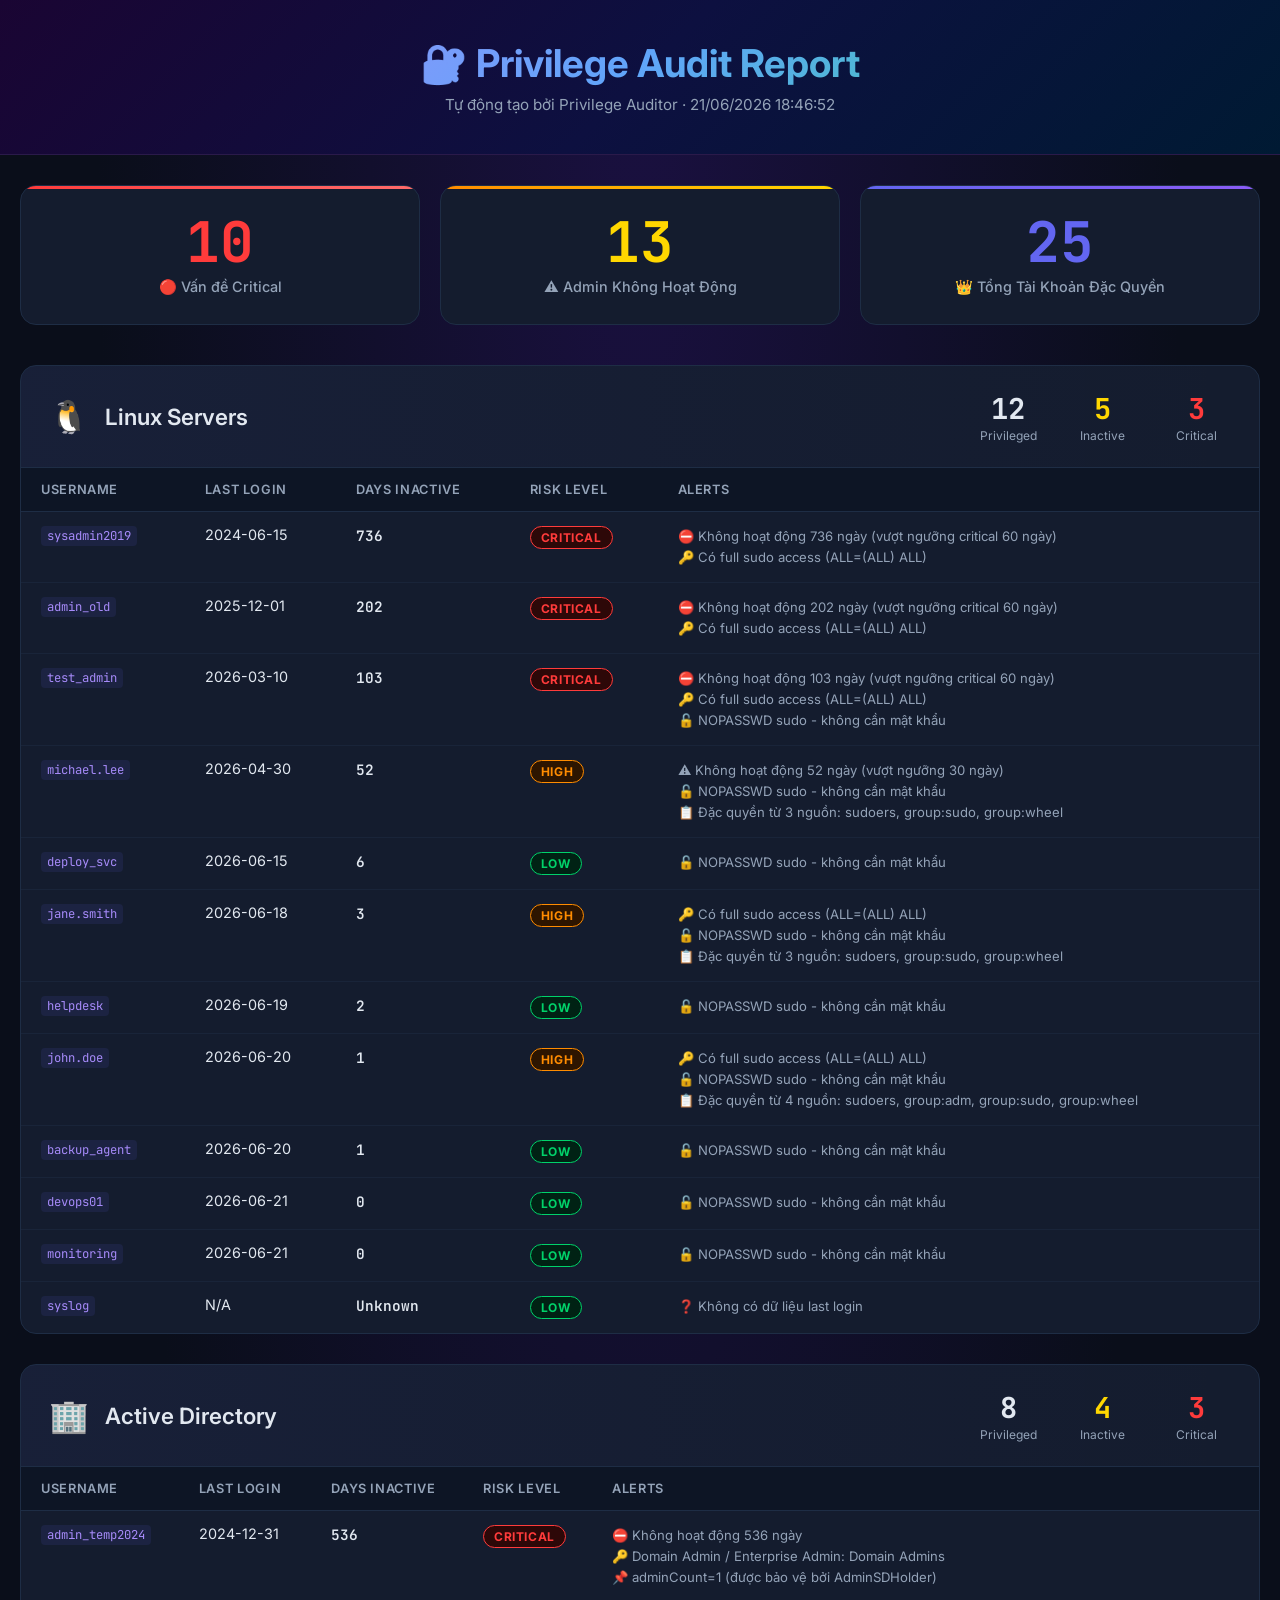
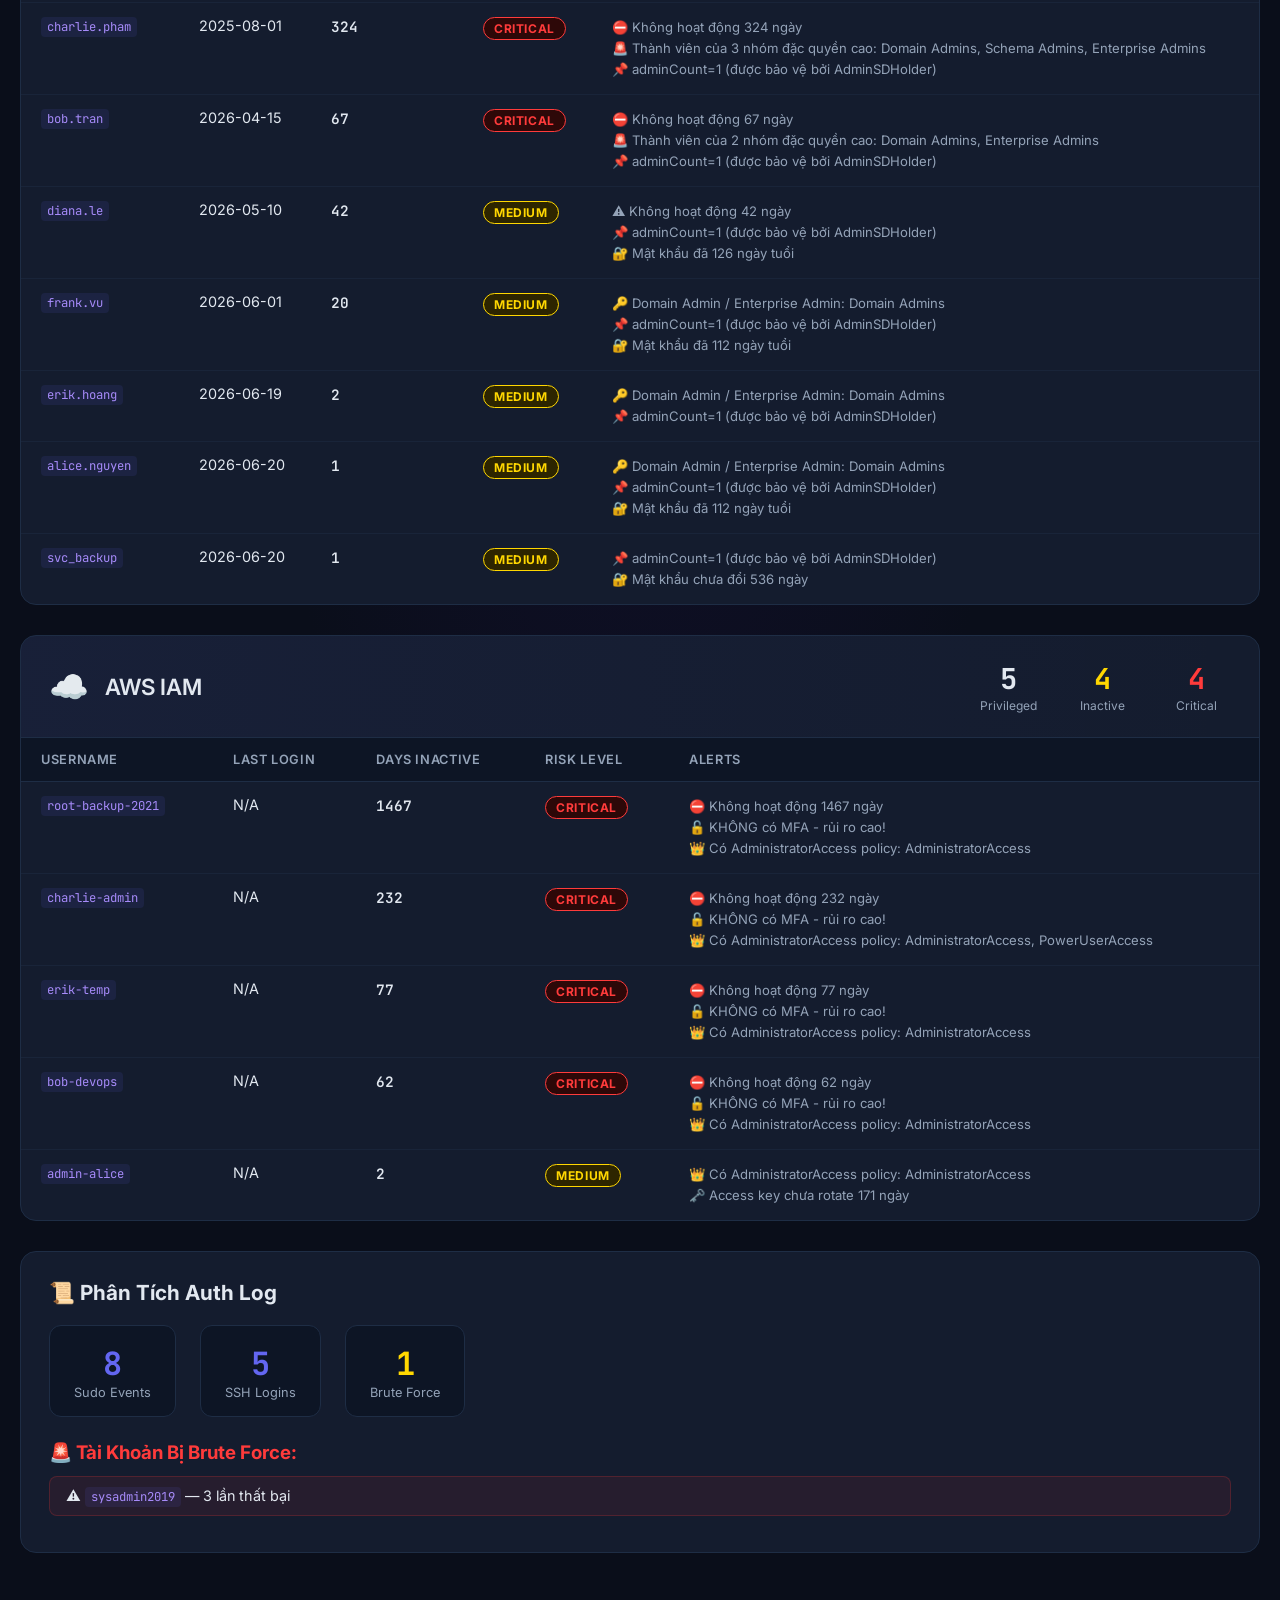
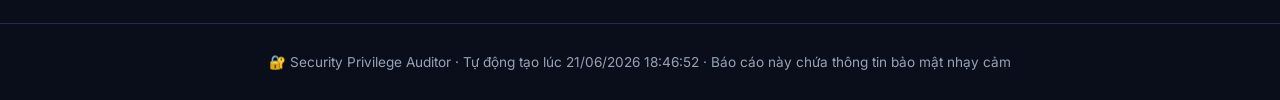
<file: reports/audit_report.html>
<!DOCTYPE html>
<html lang="vi">
<head>
    <meta charset="UTF-8">
    <meta name="viewport" content="width=device-width, initial-scale=1.0">
    <title>🔐 Privilege Audit Report — 21/06/2026 18:46:52</title>
    <style>
        @import url('https://fonts.googleapis.com/css2?family=Inter:wght@300;400;500;600;700&family=JetBrains+Mono:wght@400;500&display=swap');

        :root {
            --bg-primary: #0a0e1a;
            --bg-secondary: #111827;
            --bg-card: #141c2e;
            --bg-table: #0d1525;
            --accent: #6366f1;
            --accent-2: #8b5cf6;
            --text-primary: #e2e8f0;
            --text-secondary: #94a3b8;
            --border: #1e2d45;
            --critical: #ff3b3b;
            --high: #ff8c00;
            --warning: #ffd700;
            --success: #00d26a;
        }

        * { margin: 0; padding: 0; box-sizing: border-box; }

        body {
            font-family: 'Inter', sans-serif;
            background: var(--bg-primary);
            color: var(--text-primary);
            min-height: 100vh;
            background-image: radial-gradient(ellipse at top, #1a1040 0%, #0a0e1a 60%);
        }

        .report-header {
            background: linear-gradient(135deg, #1a0533 0%, #0d1040 50%, #001a33 100%);
            border-bottom: 1px solid #2a1a4a;
            padding: 40px;
            text-align: center;
        }

        .report-header h1 {
            font-size: 2.4rem;
            font-weight: 700;
            background: linear-gradient(135deg, #a78bfa, #60a5fa, #34d399);
            -webkit-background-clip: text;
            -webkit-text-fill-color: transparent;
            margin-bottom: 8px;
        }

        .report-meta {
            color: var(--text-secondary);
            font-size: 0.95rem;
        }

        .container { max-width: 1400px; margin: 0 auto; padding: 30px 20px; }

        .summary-grid {
            display: grid;
            grid-template-columns: repeat(3, 1fr);
            gap: 20px;
            margin-bottom: 40px;
        }

        .summary-card {
            background: var(--bg-card);
            border: 1px solid var(--border);
            border-radius: 16px;
            padding: 28px;
            text-align: center;
            position: relative;
            overflow: hidden;
        }

        .summary-card::before {
            content: '';
            position: absolute;
            top: 0; left: 0; right: 0;
            height: 3px;
            background: var(--gradient, linear-gradient(90deg, var(--accent), var(--accent-2)));
        }

        .summary-card.critical { --gradient: linear-gradient(90deg, #ff3b3b, #ff6b6b); }
        .summary-card.warning  { --gradient: linear-gradient(90deg, #ff8c00, #ffd700); }
        .summary-card.info     { --gradient: linear-gradient(90deg, #6366f1, #8b5cf6); }

        .summary-value {
            font-size: 3.5rem;
            font-weight: 700;
            font-family: 'JetBrains Mono', monospace;
            line-height: 1;
            margin-bottom: 8px;
        }

        .summary-card.critical .summary-value { color: var(--critical); }
        .summary-card.warning  .summary-value { color: var(--warning); }
        .summary-card.info     .summary-value { color: var(--accent); }

        .summary-label { color: var(--text-secondary); font-size: 0.9rem; font-weight: 500; }

        .system-card {
            background: var(--bg-card);
            border: 1px solid var(--border);
            border-radius: 16px;
            margin-bottom: 30px;
            overflow: hidden;
        }

        .system-header {
            display: flex;
            align-items: center;
            gap: 16px;
            padding: 24px 28px;
            border-bottom: 1px solid var(--border);
            background: linear-gradient(90deg, rgba(99,102,241,0.05), transparent);
        }

        .system-icon { font-size: 2rem; }
        .system-header h2 { font-size: 1.4rem; font-weight: 600; flex: 1; }

        .system-stats {
            display: flex;
            gap: 24px;
        }

        .stat {
            text-align: center;
            min-width: 70px;
        }

        .stat-val {
            font-size: 1.8rem;
            font-weight: 700;
            font-family: 'JetBrains Mono', monospace;
        }

        .stat-val.warn     { color: var(--warning); }
        .stat-val.critical { color: var(--critical); }
        .stat-label { font-size: 0.75rem; color: var(--text-secondary); }

        .table-wrapper { overflow-x: auto; }

        table {
            width: 100%;
            border-collapse: collapse;
        }

        thead tr {
            background: var(--bg-table);
            border-bottom: 1px solid var(--border);
        }

        th {
            padding: 14px 20px;
            text-align: left;
            font-size: 0.8rem;
            font-weight: 600;
            text-transform: uppercase;
            letter-spacing: 0.05em;
            color: var(--text-secondary);
        }

        td {
            padding: 14px 20px;
            border-bottom: 1px solid rgba(30,45,69,0.5);
            font-size: 0.9rem;
            vertical-align: top;
        }

        tbody tr:hover { background: rgba(99,102,241,0.05); }
        tbody tr:last-child td { border-bottom: none; }

        code {
            font-family: 'JetBrains Mono', monospace;
            background: rgba(99,102,241,0.1);
            color: #a78bfa;
            padding: 2px 6px;
            border-radius: 4px;
            font-size: 0.85em;
        }

        .badge {
            display: inline-block;
            padding: 3px 10px;
            border-radius: 20px;
            font-size: 0.75rem;
            font-weight: 700;
            letter-spacing: 0.05em;
        }

        .days-inactive { font-family: 'JetBrains Mono', monospace; font-weight: 600; }
        .alerts-cell { font-size: 0.82rem; color: var(--text-secondary); line-height: 1.6; }

        .log-section {
            background: var(--bg-card);
            border: 1px solid var(--border);
            border-radius: 16px;
            padding: 28px;
            margin-top: 30px;
        }

        .log-section h2 { font-size: 1.3rem; margin-bottom: 20px; }

        .log-stats {
            display: flex;
            gap: 24px;
            margin-bottom: 24px;
        }

        .log-stat {
            display: flex;
            flex-direction: column;
            align-items: center;
            background: var(--bg-table);
            border: 1px solid var(--border);
            border-radius: 12px;
            padding: 16px 24px;
            min-width: 120px;
        }

        .log-stat-val {
            font-size: 2rem;
            font-weight: 700;
            font-family: 'JetBrains Mono', monospace;
            color: var(--accent);
        }

        .log-stat-val.warn { color: var(--warning); }
        .log-stat-label { font-size: 0.8rem; color: var(--text-secondary); }

        .suspicious-section h3 { margin-bottom: 12px; color: var(--critical); }
        .suspicious-item {
            background: rgba(255,59,59,0.08);
            border: 1px solid rgba(255,59,59,0.2);
            border-radius: 8px;
            padding: 10px 16px;
            margin-bottom: 8px;
            font-size: 0.9rem;
        }

        .report-footer {
            text-align: center;
            padding: 30px;
            color: var(--text-secondary);
            font-size: 0.85rem;
            border-top: 1px solid var(--border);
            margin-top: 40px;
        }

        @media (max-width: 768px) {
            .summary-grid { grid-template-columns: 1fr; }
            .system-stats { gap: 12px; }
            .log-stats { flex-wrap: wrap; }
        }
    </style>
</head>
<body>
    <div class="report-header">
        <h1>🔐 Privilege Audit Report</h1>
        <p class="report-meta">Tự động tạo bởi Privilege Auditor · 21/06/2026 18:46:52</p>
    </div>

    <div class="container">
        <div class="summary-grid">
            <div class="summary-card critical">
                <div class="summary-value">10</div>
                <div class="summary-label">🔴 Vấn đề Critical</div>
            </div>
            <div class="summary-card warning">
                <div class="summary-value">13</div>
                <div class="summary-label">⚠️ Admin Không Hoạt Động</div>
            </div>
            <div class="summary-card info">
                <div class="summary-value">25</div>
                <div class="summary-label">👑 Tổng Tài Khoản Đặc Quyền</div>
            </div>
        </div>

        
            <div class="system-card">
                <div class="system-header">
                    <span class="system-icon">🐧</span>
                    <h2>Linux Servers</h2>
                    <div class="system-stats">
                        <div class="stat">
                            <div class="stat-val">12</div>
                            <div class="stat-label">Privileged</div>
                        </div>
                        <div class="stat">
                            <div class="stat-val warn">5</div>
                            <div class="stat-label">Inactive</div>
                        </div>
                        <div class="stat">
                            <div class="stat-val critical">3</div>
                            <div class="stat-label">Critical</div>
                        </div>
                    </div>
                </div>
                <div class="table-wrapper">
                    <table>
                        <thead>
                            <tr>
                                <th>Username</th>
                                <th>Last Login</th>
                                <th>Days Inactive</th>
                                <th>Risk Level</th>
                                <th>Alerts</th>
                            </tr>
                        </thead>
                        <tbody>
                <tr>
                    <td><code>sysadmin2019</code></td>
                    <td>2024-06-15</td>
                    <td class="days-inactive">736</td>
                    <td><span class="badge" style="background:#2D0808;color:#FF3B3B;border:1px solid #FF3B3B">CRITICAL</span></td>
                    <td class="alerts-cell">⛔ Không hoạt động 736 ngày (vượt ngưỡng critical 60 ngày)<br>🔑 Có full sudo access (ALL=(ALL) ALL)</td>
                </tr>
                <tr>
                    <td><code>admin_old</code></td>
                    <td>2025-12-01</td>
                    <td class="days-inactive">202</td>
                    <td><span class="badge" style="background:#2D0808;color:#FF3B3B;border:1px solid #FF3B3B">CRITICAL</span></td>
                    <td class="alerts-cell">⛔ Không hoạt động 202 ngày (vượt ngưỡng critical 60 ngày)<br>🔑 Có full sudo access (ALL=(ALL) ALL)</td>
                </tr>
                <tr>
                    <td><code>test_admin</code></td>
                    <td>2026-03-10</td>
                    <td class="days-inactive">103</td>
                    <td><span class="badge" style="background:#2D0808;color:#FF3B3B;border:1px solid #FF3B3B">CRITICAL</span></td>
                    <td class="alerts-cell">⛔ Không hoạt động 103 ngày (vượt ngưỡng critical 60 ngày)<br>🔑 Có full sudo access (ALL=(ALL) ALL)<br>🔓 NOPASSWD sudo - không cần mật khẩu</td>
                </tr>
                <tr>
                    <td><code>michael.lee</code></td>
                    <td>2026-04-30</td>
                    <td class="days-inactive">52</td>
                    <td><span class="badge" style="background:#2D1500;color:#FF8C00;border:1px solid #FF8C00">HIGH</span></td>
                    <td class="alerts-cell">⚠️ Không hoạt động 52 ngày (vượt ngưỡng 30 ngày)<br>🔓 NOPASSWD sudo - không cần mật khẩu<br>📋 Đặc quyền từ 3 nguồn: sudoers, group:sudo, group:wheel</td>
                </tr>
                <tr>
                    <td><code>deploy_svc</code></td>
                    <td>2026-06-15</td>
                    <td class="days-inactive">6</td>
                    <td><span class="badge" style="background:#002214;color:#00D26A;border:1px solid #00D26A">LOW</span></td>
                    <td class="alerts-cell">🔓 NOPASSWD sudo - không cần mật khẩu</td>
                </tr>
                <tr>
                    <td><code>jane.smith</code></td>
                    <td>2026-06-18</td>
                    <td class="days-inactive">3</td>
                    <td><span class="badge" style="background:#2D1500;color:#FF8C00;border:1px solid #FF8C00">HIGH</span></td>
                    <td class="alerts-cell">🔑 Có full sudo access (ALL=(ALL) ALL)<br>🔓 NOPASSWD sudo - không cần mật khẩu<br>📋 Đặc quyền từ 3 nguồn: sudoers, group:sudo, group:wheel</td>
                </tr>
                <tr>
                    <td><code>helpdesk</code></td>
                    <td>2026-06-19</td>
                    <td class="days-inactive">2</td>
                    <td><span class="badge" style="background:#002214;color:#00D26A;border:1px solid #00D26A">LOW</span></td>
                    <td class="alerts-cell">🔓 NOPASSWD sudo - không cần mật khẩu</td>
                </tr>
                <tr>
                    <td><code>john.doe</code></td>
                    <td>2026-06-20</td>
                    <td class="days-inactive">1</td>
                    <td><span class="badge" style="background:#2D1500;color:#FF8C00;border:1px solid #FF8C00">HIGH</span></td>
                    <td class="alerts-cell">🔑 Có full sudo access (ALL=(ALL) ALL)<br>🔓 NOPASSWD sudo - không cần mật khẩu<br>📋 Đặc quyền từ 4 nguồn: sudoers, group:adm, group:sudo, group:wheel</td>
                </tr>
                <tr>
                    <td><code>backup_agent</code></td>
                    <td>2026-06-20</td>
                    <td class="days-inactive">1</td>
                    <td><span class="badge" style="background:#002214;color:#00D26A;border:1px solid #00D26A">LOW</span></td>
                    <td class="alerts-cell">🔓 NOPASSWD sudo - không cần mật khẩu</td>
                </tr>
                <tr>
                    <td><code>devops01</code></td>
                    <td>2026-06-21</td>
                    <td class="days-inactive">0</td>
                    <td><span class="badge" style="background:#002214;color:#00D26A;border:1px solid #00D26A">LOW</span></td>
                    <td class="alerts-cell">🔓 NOPASSWD sudo - không cần mật khẩu</td>
                </tr>
                <tr>
                    <td><code>monitoring</code></td>
                    <td>2026-06-21</td>
                    <td class="days-inactive">0</td>
                    <td><span class="badge" style="background:#002214;color:#00D26A;border:1px solid #00D26A">LOW</span></td>
                    <td class="alerts-cell">🔓 NOPASSWD sudo - không cần mật khẩu</td>
                </tr>
                <tr>
                    <td><code>syslog</code></td>
                    <td>N/A</td>
                    <td class="days-inactive">Unknown</td>
                    <td><span class="badge" style="background:#002214;color:#00D26A;border:1px solid #00D26A">LOW</span></td>
                    <td class="alerts-cell">❓ Không có dữ liệu last login</td>
                </tr></tbody>
                    </table>
                </div>
            </div>
            <div class="system-card">
                <div class="system-header">
                    <span class="system-icon">🏢</span>
                    <h2>Active Directory</h2>
                    <div class="system-stats">
                        <div class="stat">
                            <div class="stat-val">8</div>
                            <div class="stat-label">Privileged</div>
                        </div>
                        <div class="stat">
                            <div class="stat-val warn">4</div>
                            <div class="stat-label">Inactive</div>
                        </div>
                        <div class="stat">
                            <div class="stat-val critical">3</div>
                            <div class="stat-label">Critical</div>
                        </div>
                    </div>
                </div>
                <div class="table-wrapper">
                    <table>
                        <thead>
                            <tr>
                                <th>Username</th>
                                <th>Last Login</th>
                                <th>Days Inactive</th>
                                <th>Risk Level</th>
                                <th>Alerts</th>
                            </tr>
                        </thead>
                        <tbody>
                <tr>
                    <td><code>admin_temp2024</code></td>
                    <td>2024-12-31</td>
                    <td class="days-inactive">536</td>
                    <td><span class="badge" style="background:#2D0808;color:#FF3B3B;border:1px solid #FF3B3B">CRITICAL</span></td>
                    <td class="alerts-cell">⛔ Không hoạt động 536 ngày<br>🔑 Domain Admin / Enterprise Admin: Domain Admins<br>📌 adminCount=1 (được bảo vệ bởi AdminSDHolder)</td>
                </tr>
                <tr>
                    <td><code>charlie.pham</code></td>
                    <td>2025-08-01</td>
                    <td class="days-inactive">324</td>
                    <td><span class="badge" style="background:#2D0808;color:#FF3B3B;border:1px solid #FF3B3B">CRITICAL</span></td>
                    <td class="alerts-cell">⛔ Không hoạt động 324 ngày<br>🚨 Thành viên của 3 nhóm đặc quyền cao: Domain Admins, Schema Admins, Enterprise Admins<br>📌 adminCount=1 (được bảo vệ bởi AdminSDHolder)</td>
                </tr>
                <tr>
                    <td><code>bob.tran</code></td>
                    <td>2026-04-15</td>
                    <td class="days-inactive">67</td>
                    <td><span class="badge" style="background:#2D0808;color:#FF3B3B;border:1px solid #FF3B3B">CRITICAL</span></td>
                    <td class="alerts-cell">⛔ Không hoạt động 67 ngày<br>🚨 Thành viên của 2 nhóm đặc quyền cao: Domain Admins, Enterprise Admins<br>📌 adminCount=1 (được bảo vệ bởi AdminSDHolder)</td>
                </tr>
                <tr>
                    <td><code>diana.le</code></td>
                    <td>2026-05-10</td>
                    <td class="days-inactive">42</td>
                    <td><span class="badge" style="background:#2D2500;color:#FFD700;border:1px solid #FFD700">MEDIUM</span></td>
                    <td class="alerts-cell">⚠️ Không hoạt động 42 ngày<br>📌 adminCount=1 (được bảo vệ bởi AdminSDHolder)<br>🔐 Mật khẩu đã 126 ngày tuổi</td>
                </tr>
                <tr>
                    <td><code>frank.vu</code></td>
                    <td>2026-06-01</td>
                    <td class="days-inactive">20</td>
                    <td><span class="badge" style="background:#2D2500;color:#FFD700;border:1px solid #FFD700">MEDIUM</span></td>
                    <td class="alerts-cell">🔑 Domain Admin / Enterprise Admin: Domain Admins<br>📌 adminCount=1 (được bảo vệ bởi AdminSDHolder)<br>🔐 Mật khẩu đã 112 ngày tuổi</td>
                </tr>
                <tr>
                    <td><code>erik.hoang</code></td>
                    <td>2026-06-19</td>
                    <td class="days-inactive">2</td>
                    <td><span class="badge" style="background:#2D2500;color:#FFD700;border:1px solid #FFD700">MEDIUM</span></td>
                    <td class="alerts-cell">🔑 Domain Admin / Enterprise Admin: Domain Admins<br>📌 adminCount=1 (được bảo vệ bởi AdminSDHolder)</td>
                </tr>
                <tr>
                    <td><code>alice.nguyen</code></td>
                    <td>2026-06-20</td>
                    <td class="days-inactive">1</td>
                    <td><span class="badge" style="background:#2D2500;color:#FFD700;border:1px solid #FFD700">MEDIUM</span></td>
                    <td class="alerts-cell">🔑 Domain Admin / Enterprise Admin: Domain Admins<br>📌 adminCount=1 (được bảo vệ bởi AdminSDHolder)<br>🔐 Mật khẩu đã 112 ngày tuổi</td>
                </tr>
                <tr>
                    <td><code>svc_backup</code></td>
                    <td>2026-06-20</td>
                    <td class="days-inactive">1</td>
                    <td><span class="badge" style="background:#2D2500;color:#FFD700;border:1px solid #FFD700">MEDIUM</span></td>
                    <td class="alerts-cell">📌 adminCount=1 (được bảo vệ bởi AdminSDHolder)<br>🔐 Mật khẩu chưa đổi 536 ngày</td>
                </tr></tbody>
                    </table>
                </div>
            </div>
            <div class="system-card">
                <div class="system-header">
                    <span class="system-icon">☁️</span>
                    <h2>AWS IAM</h2>
                    <div class="system-stats">
                        <div class="stat">
                            <div class="stat-val">5</div>
                            <div class="stat-label">Privileged</div>
                        </div>
                        <div class="stat">
                            <div class="stat-val warn">4</div>
                            <div class="stat-label">Inactive</div>
                        </div>
                        <div class="stat">
                            <div class="stat-val critical">4</div>
                            <div class="stat-label">Critical</div>
                        </div>
                    </div>
                </div>
                <div class="table-wrapper">
                    <table>
                        <thead>
                            <tr>
                                <th>Username</th>
                                <th>Last Login</th>
                                <th>Days Inactive</th>
                                <th>Risk Level</th>
                                <th>Alerts</th>
                            </tr>
                        </thead>
                        <tbody>
                <tr>
                    <td><code>root-backup-2021</code></td>
                    <td>N/A</td>
                    <td class="days-inactive">1467</td>
                    <td><span class="badge" style="background:#2D0808;color:#FF3B3B;border:1px solid #FF3B3B">CRITICAL</span></td>
                    <td class="alerts-cell">⛔ Không hoạt động 1467 ngày<br>🔓 KHÔNG có MFA - rủi ro cao!<br>👑 Có AdministratorAccess policy: AdministratorAccess</td>
                </tr>
                <tr>
                    <td><code>charlie-admin</code></td>
                    <td>N/A</td>
                    <td class="days-inactive">232</td>
                    <td><span class="badge" style="background:#2D0808;color:#FF3B3B;border:1px solid #FF3B3B">CRITICAL</span></td>
                    <td class="alerts-cell">⛔ Không hoạt động 232 ngày<br>🔓 KHÔNG có MFA - rủi ro cao!<br>👑 Có AdministratorAccess policy: AdministratorAccess, PowerUserAccess</td>
                </tr>
                <tr>
                    <td><code>erik-temp</code></td>
                    <td>N/A</td>
                    <td class="days-inactive">77</td>
                    <td><span class="badge" style="background:#2D0808;color:#FF3B3B;border:1px solid #FF3B3B">CRITICAL</span></td>
                    <td class="alerts-cell">⛔ Không hoạt động 77 ngày<br>🔓 KHÔNG có MFA - rủi ro cao!<br>👑 Có AdministratorAccess policy: AdministratorAccess</td>
                </tr>
                <tr>
                    <td><code>bob-devops</code></td>
                    <td>N/A</td>
                    <td class="days-inactive">62</td>
                    <td><span class="badge" style="background:#2D0808;color:#FF3B3B;border:1px solid #FF3B3B">CRITICAL</span></td>
                    <td class="alerts-cell">⛔ Không hoạt động 62 ngày<br>🔓 KHÔNG có MFA - rủi ro cao!<br>👑 Có AdministratorAccess policy: AdministratorAccess</td>
                </tr>
                <tr>
                    <td><code>admin-alice</code></td>
                    <td>N/A</td>
                    <td class="days-inactive">2</td>
                    <td><span class="badge" style="background:#2D2500;color:#FFD700;border:1px solid #FFD700">MEDIUM</span></td>
                    <td class="alerts-cell">👑 Có AdministratorAccess policy: AdministratorAccess<br>🗝️ Access key chưa rotate 171 ngày</td>
                </tr></tbody>
                    </table>
                </div>
            </div>
        
            <div class="log-section">
                <h2>📜 Phân Tích Auth Log</h2>
                <div class="log-stats">
                    <div class="log-stat">
                        <span class="log-stat-val">8</span>
                        <span class="log-stat-label">Sudo Events</span>
                    </div>
                    <div class="log-stat">
                        <span class="log-stat-val">5</span>
                        <span class="log-stat-label">SSH Logins</span>
                    </div>
                    <div class="log-stat">
                        <span class="log-stat-val warn">1</span>
                        <span class="log-stat-label">Brute Force</span>
                    </div>
                </div>
                <div class="suspicious-section"><h3>🚨 Tài Khoản Bị Brute Force:</h3><div class="suspicious-item">⚠️ <code>sysadmin2019</code> — 3 lần thất bại</div></div>
            </div>
    </div>

    <div class="report-footer">
        🔐 Security Privilege Auditor · Tự động tạo lúc 21/06/2026 18:46:52 · Báo cáo này chứa thông tin bảo mật nhạy cảm
    </div>
</body>
</html>
</file>
